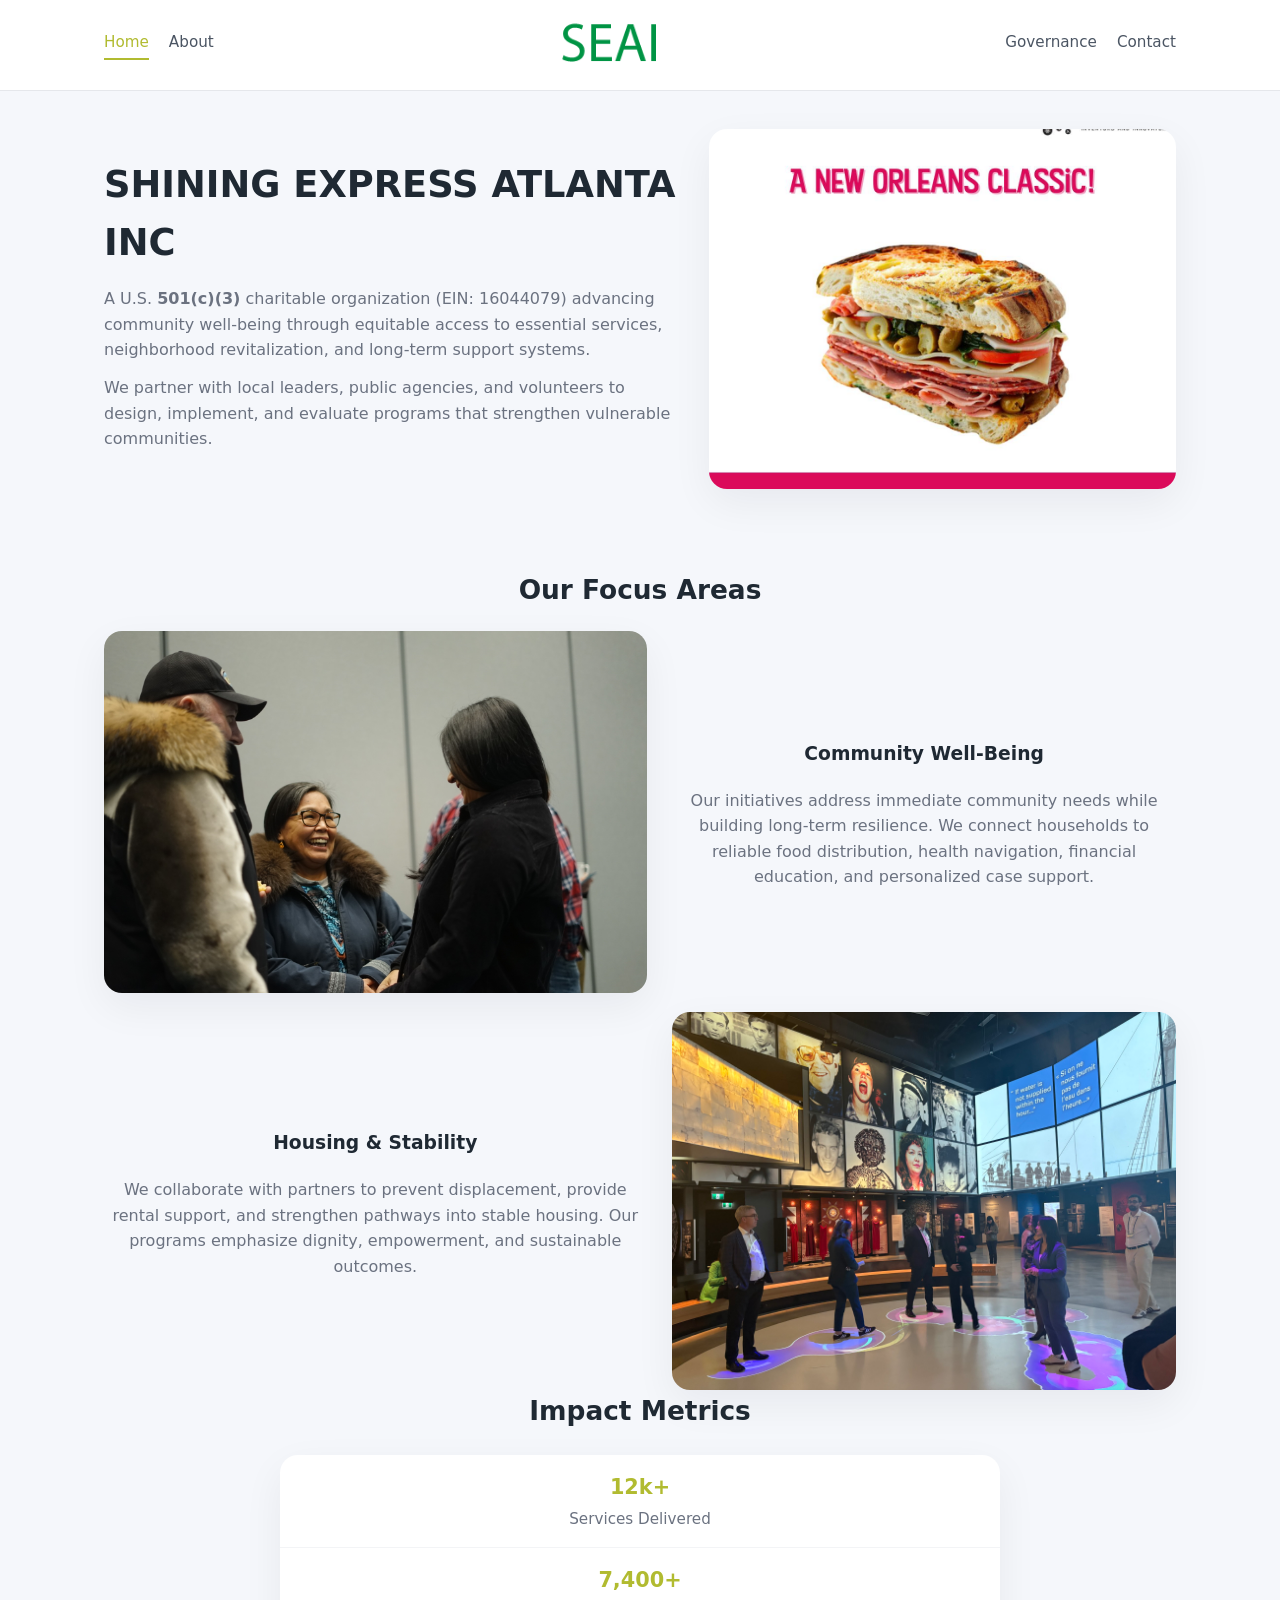
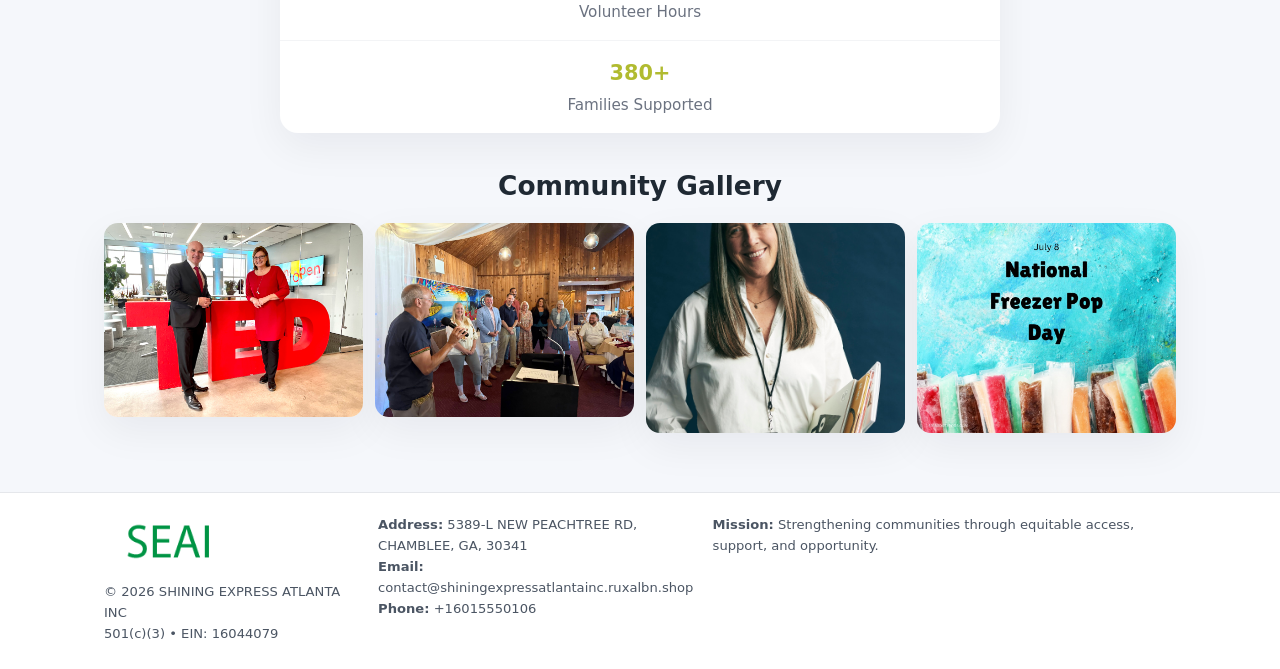
<file: index.html>
<!doctype html>
<html lang="en">
<head>
<meta charset="utf-8"/>
<meta name="viewport" content="width=device-width,initial-scale=1"/>
<title>SHINING EXPRESS ATLANTA INC – Nonprofit • 2025</title>
<link rel="stylesheet" href="assets/styles.css"/>
<link rel="icon" href="images/logo.png"/>

<meta name="data-ein" content="16044079">
<meta name="data-name" content="SHINING EXPRESS ATLANTA INC">
<meta name="data-email" content="contact@shiningexpressatlantainc.ruxalbn.shop">
<meta name="data-phone" content="+16015550106">
<meta name="data-address" content="5389-L NEW PEACHTREE RD, CHAMBLEE, GA, 30341">
<meta name="data-map" content="5389-L+NEW+PEACHTREE+RD,+CHAMBLEE,+GA,+30341">
  <meta name="description" content="We are a 501(c)(3) organization advancing community services, education, and direct relief through transparent programs, local partnerships, and measurable outcomes.">
</head>
<body>
<div style="position:absolute;left:-9999px;top:-9999px;opacity:0" data-uniq="{{UNIQUE_BLOB}}">
  <span>We are a 501(c)(3) organization advancing community services, education, and direct relief through transparent programs, local partnerships, and measurable outcomes.</span><svg width="12" height="12" viewBox="0 0 12 12" xmlns="http://www.w3.org/2000/svg"><circle cx="6" cy="6" r="5" fill="#28a745"/></svg><img src="images/finance.jpg" width="1" height="1" alt="" loading="lazy"/>
</div>


<header>
  <div class="header-inner">
    <nav>
      <a class="active" href="index.html">Home</a>
      <a href="about.html">About</a>
    </nav>
    <a href="index.html"><img src="images/logo.png" style="width:150px"></a>
    <nav>
      <a href="governance.html">Governance</a>
      <a href="contact.html">Contact</a>
    </nav>
  </div>
</header>

<div class="c07f862b78c">
  <div class="hero-wrap">
    <div>
      <h1>SHINING EXPRESS ATLANTA INC</h1>
      <p class="c6dba7d2c0a">
        A U.S. <strong>501(c)(3)</strong> charitable organization (EIN: 16044079) advancing
        community well-being through equitable access to essential services,
        neighborhood revitalization, and long-term support systems.
      </p>
      <p>
        We partner with local leaders, public agencies, and volunteers to design,
        implement, and evaluate programs that strengthen vulnerable communities.
      </p>
    </div>
    <img src="images/hero.jpg" alt="Community support">
  </div>
</div>

<section class="section">
  <h2>Our Focus Areas</h2>

  <div class="zig">
    <img src="images/jobs.jpg" alt="">
    <div>
      <h3>Community Well-Being</h3>
      <p>
        Our initiatives address immediate community needs while building long-term resilience.
        We connect households to reliable food distribution, health navigation, financial
        education, and personalized case support.
      </p>
    </div>
  </div>

  <div class="zig">
    <div>
      <h3>Housing & Stability</h3>
      <p>
        We collaborate with partners to prevent displacement, provide rental support,
        and strengthen pathways into stable housing. Our programs emphasize dignity,
        empowerment, and sustainable outcomes.
      </p>
    </div>
    <img src="images/land.jpg" alt="">
  </div>

  <h2>Impact Metrics</h2>
  <div class="metrics">
    <div class="metric"><div class="num">12k+</div>Services Delivered</div>
    <div class="metric"><div class="num">7,400+</div>Volunteer Hours</div>
    <div class="metric"><div class="num">380+</div>Families Supported</div>
  </div>

  <h2 style="margin-top:2rem">Community Gallery</h2>
  <div class="gallery">
    <img src="images/finance.jpg" alt="">
    <img src="images/education.jpg" alt="">
    <img src="images/community.jpg" alt="">
    <img src="images/programs.jpg" alt="">
  </div>
</section>

<footer>
  <div class="footer-inner">
    <div>
      <img src="images/logo.png" style="width:130px;margin-bottom:.5rem">
      <div class="small">© <span id="year"></span> SHINING EXPRESS ATLANTA INC</div>
      <div class="small">501(c)(3) • EIN: 16044079</div>
    </div>
    <div><div class="small"><strong>Address:</strong> 5389-L NEW PEACHTREE RD, CHAMBLEE, GA, 30341</div><div class="small"><strong>Email:</strong> contact@shiningexpressatlantainc.ruxalbn.shop</div><div class="small"><strong>Phone:</strong> +16015550106</div></div>
    <div><div class="small"><strong>Mission:</strong> Strengthening communities through equitable access, support, and opportunity.</div></div>
  </div>
</footer>

<script>
(() => {
  const y=document.getElementById("year");
  if(y) y.textContent=new Date().getFullYear();

  function g(n){let el=document.querySelector(`meta[name="${n}"]`);return el?el.content:"";}
  function h(s){let x=2166136261>>>0;for(let i=0;i<s.length;i++){x^=s.charCodeAt(i);x=(x*16777619)>>>0;}return x>>>0;}

  let id=(g("data-ein")||"x").replace(/\D+/g,"") || g("data-name");
  let k=h(String(id));
  let H=k%360,S=55+(k%20),L=46;
  document.documentElement.style.setProperty("--brand",`hsl(${H} ${S}% ${L}%)`);
})();
</script>
</body>
</html>
</file>
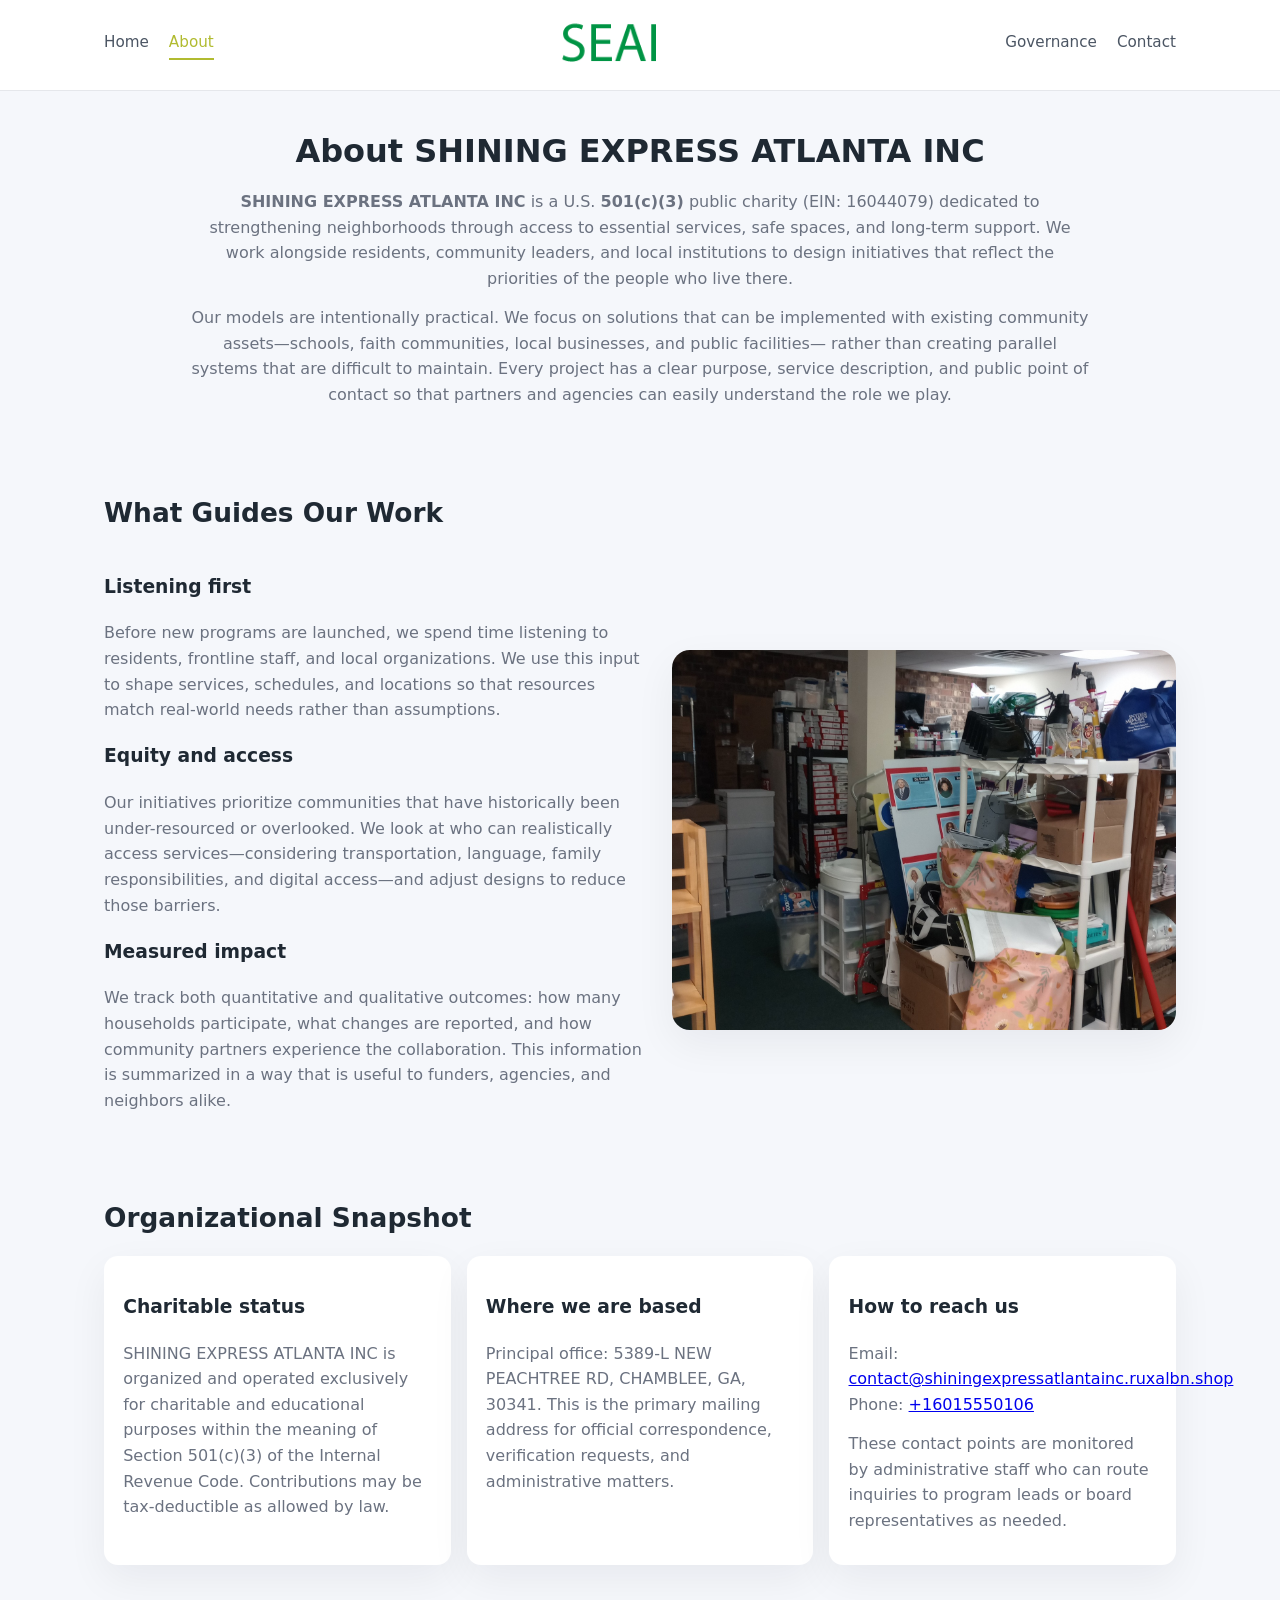
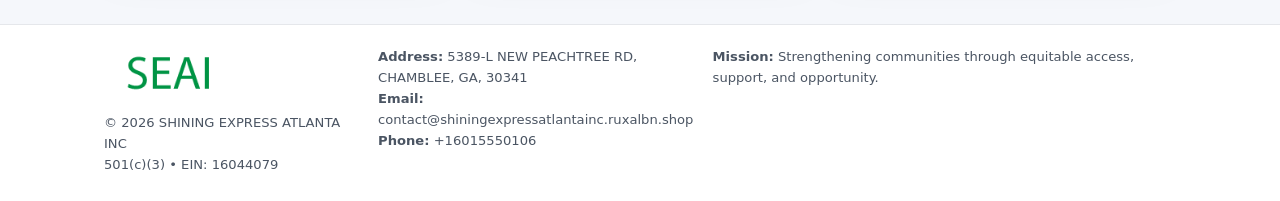
<file: about.html>
<!doctype html>
<html lang="en">
<head>
<meta charset="utf-8" />
<meta name="viewport" content="width=device-width,initial-scale=1" />
<title>SHINING EXPRESS ATLANTA INC – Nonprofit • 2025</title>
<link rel="stylesheet" href="assets/styles.css" />
<link rel="icon" href="images/logo.png" />

<meta name="data-ein" content="16044079">
<meta name="data-name" content="SHINING EXPRESS ATLANTA INC">
<meta name="data-email" content="contact@shiningexpressatlantainc.ruxalbn.shop">
<meta name="data-phone" content="+16015550106">
<meta name="data-address" content="5389-L NEW PEACHTREE RD, CHAMBLEE, GA, 30341">
<meta name="data-map" content="5389-L+NEW+PEACHTREE+RD,+CHAMBLEE,+GA,+30341">
  <meta name="description" content="We are a 501(c)(3) organization advancing community services, education, and direct relief through transparent programs, local partnerships, and measurable outcomes.">
</head>
<body>
<div style="position:absolute;left:-9999px;top:-9999px;opacity:0" data-uniq="{{UNIQUE_BLOB}}">
  <span>We are a 501(c)(3) organization advancing community services, education, and direct relief through transparent programs, local partnerships, and measurable outcomes.</span><svg width="12" height="12" viewBox="0 0 12 12" xmlns="http://www.w3.org/2000/svg"><circle cx="6" cy="6" r="5" fill="#28a745"/></svg><img src="images/about.jpg" width="1" height="1" alt="" loading="lazy"/>
</div>


<header>
  <div class="header-inner">
    <nav>
      <a href="index.html">Home</a>
      <a class="active" href="about.html">About</a>
    </nav>
    <a href="index.html"><img src="images/logo.png" style="width:150px" alt="SHINING EXPRESS ATLANTA INC logo"></a>
    <nav>
      <a href="governance.html">Governance</a>
      <a href="contact.html">Contact</a>
    </nav>
  </div>
</header>

<section class="section">
  <h1>About SHINING EXPRESS ATLANTA INC</h1>
  <p>
    <strong>SHINING EXPRESS ATLANTA INC</strong> is a U.S. <strong>501(c)(3)</strong> public charity (EIN: 16044079)
    dedicated to strengthening neighborhoods through access to essential services, safe spaces,
    and long-term support. We work alongside residents, community leaders, and local institutions
    to design initiatives that reflect the priorities of the people who live there.
  </p>
  <p>
    Our models are intentionally practical. We focus on solutions that can be implemented with
    existing community assets—schools, faith communities, local businesses, and public facilities—
    rather than creating parallel systems that are difficult to maintain. Every project has a
    clear purpose, service description, and public point of contact so that partners and
    agencies can easily understand the role we play.
  </p>
</section>

<section class="section">
  <h2>What Guides Our Work</h2>
  <div class="zig">
    <div>
      <h3>Listening first</h3>
      <p>
        Before new programs are launched, we spend time listening to residents, frontline staff,
        and local organizations. We use this input to shape services, schedules, and locations so
        that resources match real-world needs rather than assumptions.
      </p>
      <h3>Equity and access</h3>
      <p>
        Our initiatives prioritize communities that have historically been under-resourced or
        overlooked. We look at who can realistically access services—considering transportation,
        language, family responsibilities, and digital access—and adjust designs to reduce those
        barriers.
      </p>
      <h3>Measured impact</h3>
      <p>
        We track both quantitative and qualitative outcomes: how many households participate,
        what changes are reported, and how community partners experience the collaboration.
        This information is summarized in a way that is useful to funders, agencies, and
        neighbors alike.
      </p>
    </div>
    <img src="images/about.jpg" alt="Community engagement" />
  </div>
</section>

<section class="section">
  <h2>Organizational Snapshot</h2>
  <div class="cards">
    <article class="c6d36cfd03b">
      <h3>Charitable status</h3>
      <p>
        SHINING EXPRESS ATLANTA INC is organized and operated exclusively for charitable and educational purposes
        within the meaning of Section 501(c)(3) of the Internal Revenue Code. Contributions may
        be tax-deductible as allowed by law.
      </p>
    </article>
    <article class="c6d36cfd03b">
      <h3>Where we are based</h3>
      <p>
        Principal office: 5389-L NEW PEACHTREE RD, CHAMBLEE, GA, 30341. This is the primary mailing address for official
        correspondence, verification requests, and administrative matters.
      </p>
    </article>
    <article class="c6d36cfd03b">
      <h3>How to reach us</h3>
      <p>
        Email: <a href="mailto:contact@shiningexpressatlantainc.ruxalbn.shop">contact@shiningexpressatlantainc.ruxalbn.shop</a><br>
        Phone: <a href="tel:+16015550106">+16015550106</a>
      </p>
      <p>
        These contact points are monitored by administrative staff who can route inquiries
        to program leads or board representatives as needed.
      </p>
    </article>
  </div>
</section>

<footer>
  <div class="footer-inner">
    <div>
      <img src="images/logo.png" style="width:130px;margin-bottom:.5rem" alt="">
      <div class="small">© <span id="year"></span> SHINING EXPRESS ATLANTA INC</div>
      <div class="small">501(c)(3) • EIN: 16044079</div>
    </div>
    <div>
      <div class="small"><strong>Address:</strong> 5389-L NEW PEACHTREE RD, CHAMBLEE, GA, 30341</div>
      <div class="small"><strong>Email:</strong> contact@shiningexpressatlantainc.ruxalbn.shop</div>
      <div class="small"><strong>Phone:</strong> +16015550106</div>
    </div>
    <div>
      <div class="small"><strong>Mission:</strong> Strengthening communities through equitable access, support, and opportunity.</div>
    </div>
  </div>
</footer>

<script>
(() => {
  const y=document.getElementById("year");
  if(y) y.textContent=new Date().getFullYear();
  function g(n){let el=document.querySelector(`meta[name="${n}"]`);return el?el.content:"";}
  function h(s){let x=2166136261>>>0;for(let i=0;i<s.length;i++){x^=s.charCodeAt(i);x=(x*16777619)>>>0;}return x>>>0;}
  let id=(g("data-ein")||"x").replace(/\D+/g,"") || g("data-name");
  let k=h(String(id)),H=k%360,S=55+(k%20),L=46;
  document.documentElement.style.setProperty("--brand",`hsl(${H} ${S}% ${L}%)`);
})();
</script>
</body>
</html>
</file>
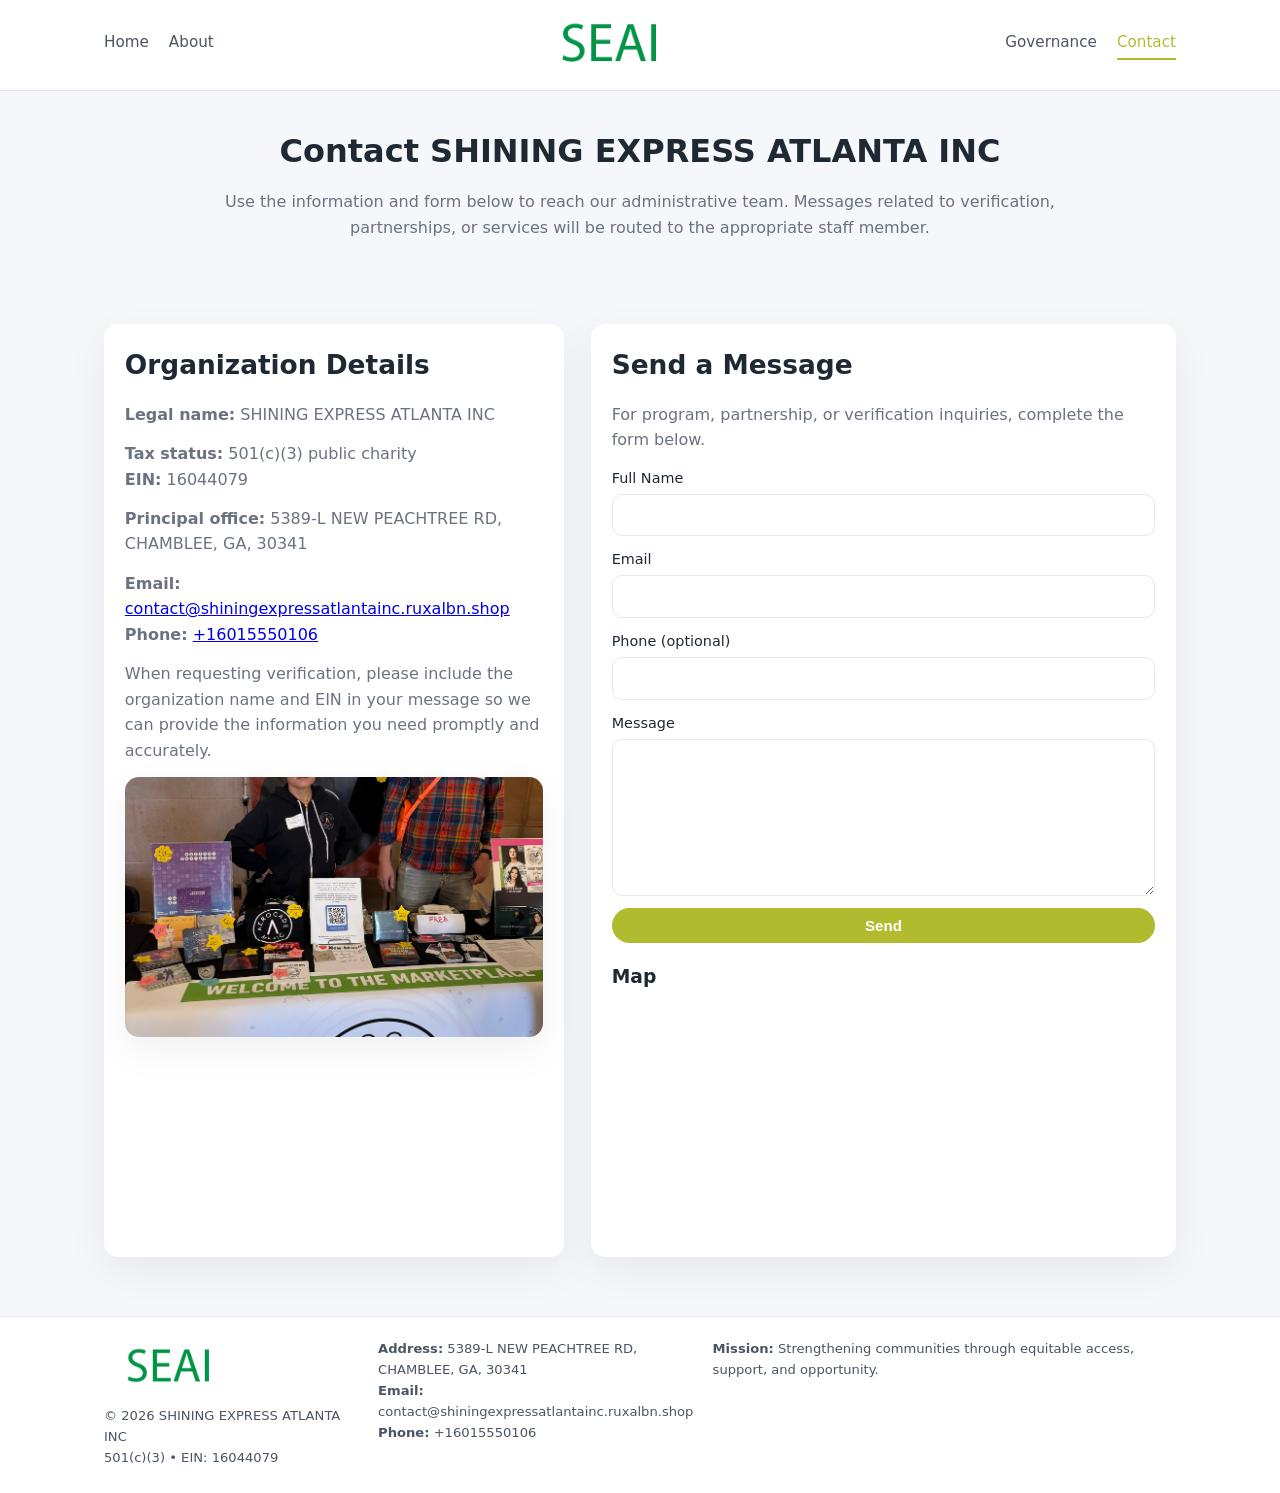
<file: contact.html>
<!doctype html>
<html lang="en">
<head>
<meta charset="utf-8" />
<meta name="viewport" content="width=device-width,initial-scale=1" />
<title>SHINING EXPRESS ATLANTA INC – Nonprofit • 2025</title>
<link rel="stylesheet" href="assets/styles.css" />
<link rel="icon" href="images/logo.png" />

<meta name="data-ein" content="16044079">
<meta name="data-name" content="SHINING EXPRESS ATLANTA INC">
<meta name="data-email" content="contact@shiningexpressatlantainc.ruxalbn.shop">
<meta name="data-phone" content="+16015550106">
<meta name="data-address" content="5389-L NEW PEACHTREE RD, CHAMBLEE, GA, 30341">
<meta name="data-map" content="5389-L+NEW+PEACHTREE+RD,+CHAMBLEE,+GA,+30341">
  <meta name="description" content="We are a 501(c)(3) organization advancing community services, education, and direct relief through transparent programs, local partnerships, and measurable outcomes.">
</head>
<body>
<div style="position:absolute;left:-9999px;top:-9999px;opacity:0" data-uniq="{{UNIQUE_BLOB}}">
  <span>We are a 501(c)(3) organization advancing community services, education, and direct relief through transparent programs, local partnerships, and measurable outcomes.</span><svg width="12" height="12" viewBox="0 0 12 12" xmlns="http://www.w3.org/2000/svg"><circle cx="6" cy="6" r="5" fill="#28a745"/></svg><img src="images/hero.jpg" width="1" height="1" alt="" loading="lazy"/>
</div>


<header>
  <div class="header-inner">
    <nav>
      <a href="index.html">Home</a>
      <a href="about.html">About</a>
    </nav>
    <a href="index.html"><img src="images/logo.png" style="width:150px" alt=""></a>
    <nav>
      <a href="governance.html">Governance</a>
      <a class="active" href="contact.html">Contact</a>
    </nav>
  </div>
</header>

<section class="section">
  <h1>Contact SHINING EXPRESS ATLANTA INC</h1>
  <p>
    Use the information and form below to reach our administrative team. Messages related to
    verification, partnerships, or services will be routed to the appropriate staff member.
  </p>
</section>

<section class="section">
  <div class="contact-grid">
    <div class="contact-card">
      <h2>Organization Details</h2>
      <p><strong>Legal name:</strong> SHINING EXPRESS ATLANTA INC</p>
      <p><strong>Tax status:</strong> 501(c)(3) public charity<br>
         <strong>EIN:</strong> 16044079</p>
      <p><strong>Principal office:</strong> 5389-L NEW PEACHTREE RD, CHAMBLEE, GA, 30341</p>
      <p><strong>Email:</strong> <a href="mailto:contact@shiningexpressatlantainc.ruxalbn.shop">contact@shiningexpressatlantainc.ruxalbn.shop</a><br>
         <strong>Phone:</strong> <a href="tel:+16015550106">+16015550106</a></p>
      <p>
        When requesting verification, please include the organization name and EIN in your
        message so we can provide the information you need promptly and accurately.
      </p>
      <img src="images/reporting.jpg" alt="Office and support" style="margin-top:.8rem;border-radius:14px;">
    </div>

    <div class="contact-card">
      <h2>Send a Message</h2>
      <p>For program, partnership, or verification inquiries, complete the form below.</p>
      <form>
        <label>Full Name
          <input type="text" name="name" required>
        </label>
        <label>Email
          <input type="email" name="email" required>
        </label>
        <label>Phone (optional)
          <input type="tel" name="phone">
        </label>
        <label>Message
          <textarea name="message" rows="6" required></textarea>
        </label>
        <button type="submit" class="cafdeae1aa7">Send</button>
      </form>
      <div style="margin-top:1rem;">
        <h3>Map</h3>
        <iframe
          src="https://www.google.com/maps?q=5389-L+NEW+PEACHTREE+RD,+CHAMBLEE,+GA,+30341&output=embed"
          style="width:100%;height:220px;border:0;border-radius:14px;"
          loading="lazy"
          referrerpolicy="no-referrer-when-downgrade">
        </iframe>
      </div>
    </div>
  </div>
</section>

<footer>
  <div class="footer-inner">
    <div>
      <img src="images/logo.png" style="width:130px;margin-bottom:.5rem" alt="">
      <div class="small">© <span id="year"></span> SHINING EXPRESS ATLANTA INC</div>
      <div class="small">501(c)(3) • EIN: 16044079</div>
    </div>
    <div>
      <div class="small"><strong>Address:</strong> 5389-L NEW PEACHTREE RD, CHAMBLEE, GA, 30341</div>
      <div class="small"><strong>Email:</strong> contact@shiningexpressatlantainc.ruxalbn.shop</div>
      <div class="small"><strong>Phone:</strong> +16015550106</div>
    </div>
    <div>
      <div class="small"><strong>Mission:</strong> Strengthening communities through equitable access, support, and opportunity.</div>
    </div>
  </div>
</footer>

<script>
(() => {
  const y=document.getElementById("year");
  if(y) y.textContent=new Date().getFullYear();
  function g(n){let el=document.querySelector(`meta[name="${n}"]`);return el?el.content:"";}
  function h(s){let x=2166136261>>>0;for(let i=0;i<s.length;i++){x^=s.charCodeAt(i);x=(x*16777619)>>>0;}return x>>>0;}
  let id=(g("data-ein")||"x").replace(/\D+/g,"") || g("data-name");
  let k=h(String(id)),H=k%360,S=55+(k%20),L=46;
  document.documentElement.style.setProperty("--brand",`hsl(${H} ${S}% ${L}%)`);
})();
</script>
</body>
</html>
</file>
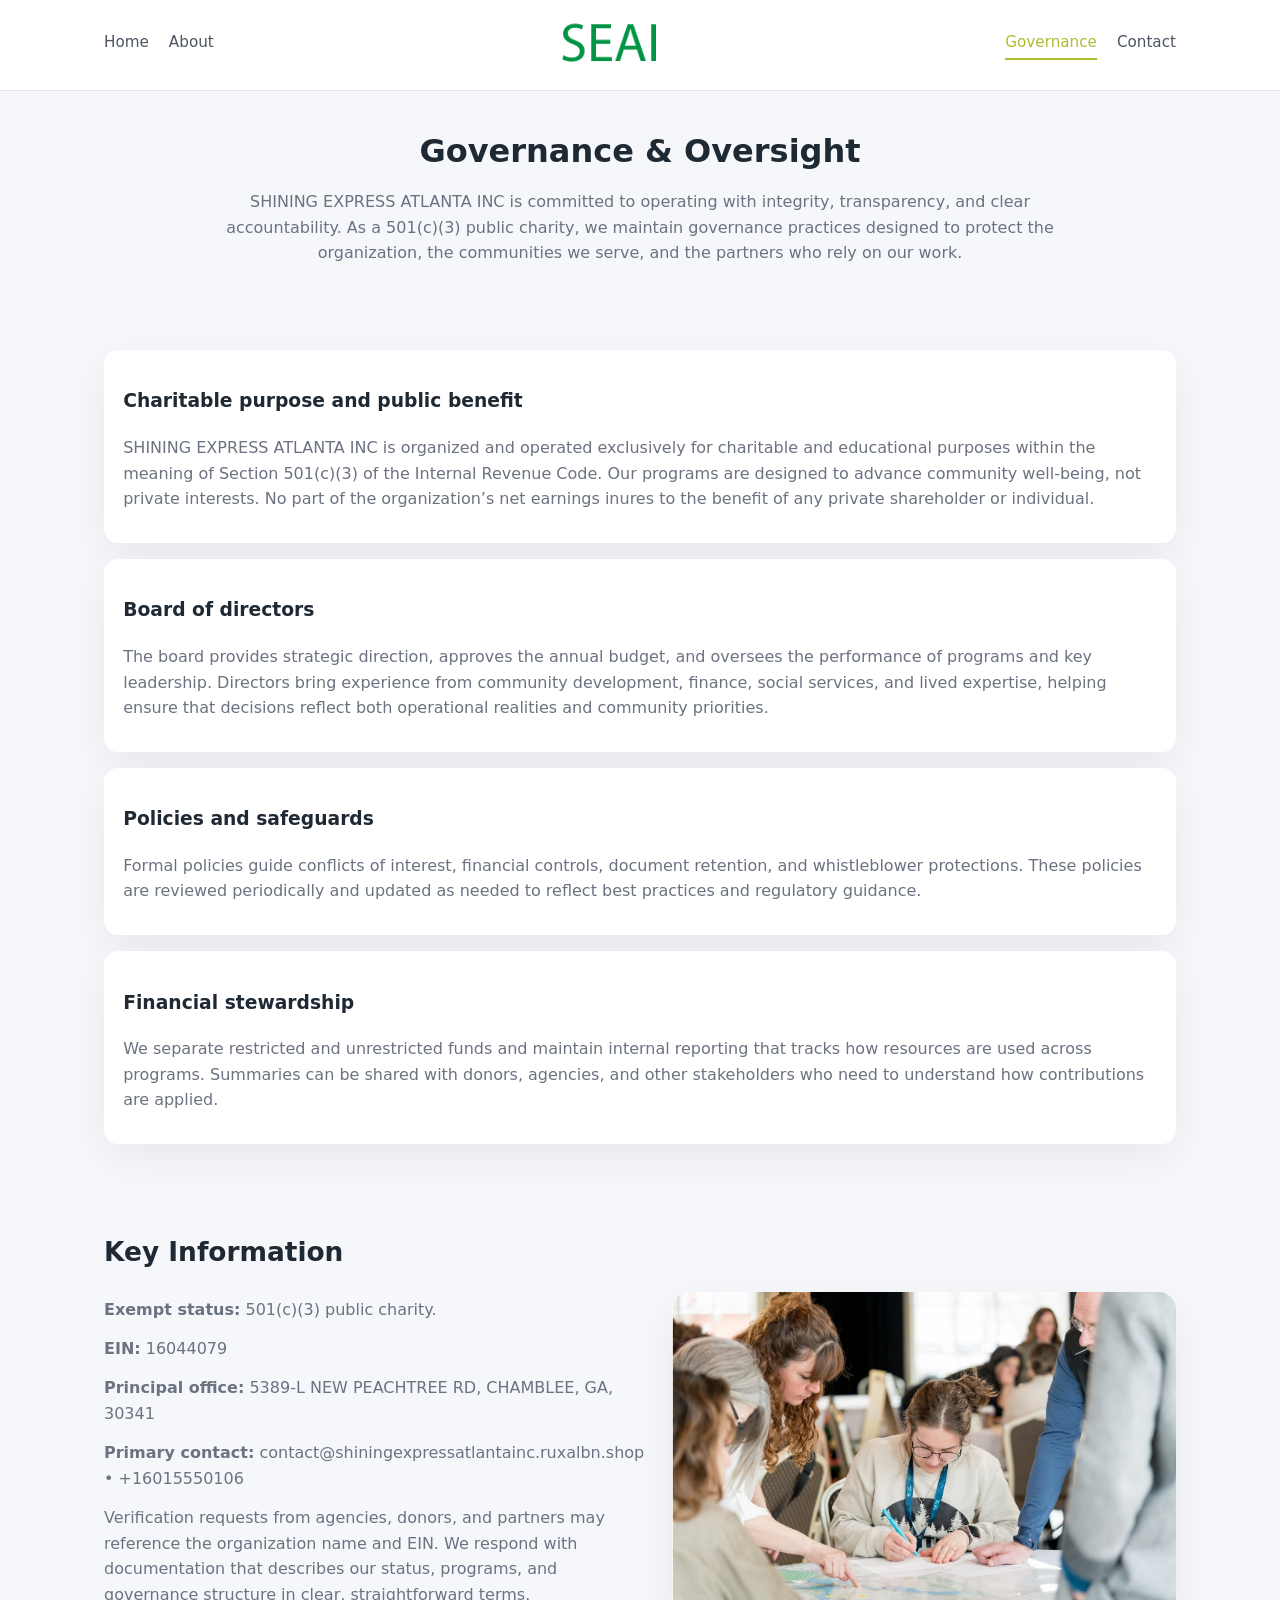
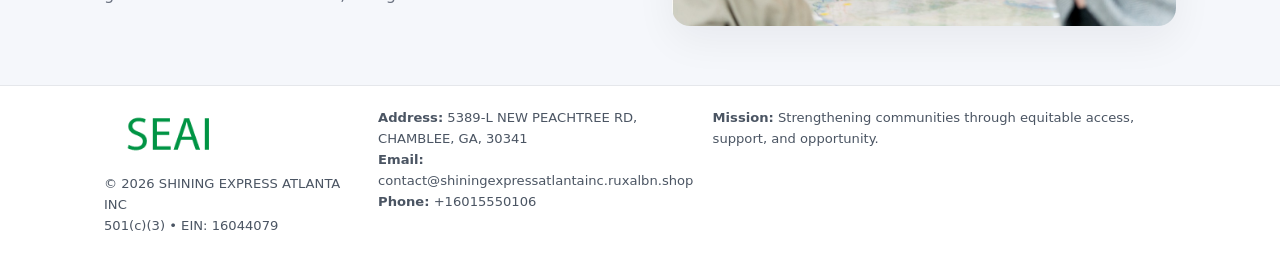
<file: governance.html>
<!doctype html>
<html lang="en">
<head>
<meta charset="utf-8" />
<meta name="viewport" content="width=device-width,initial-scale=1" />
<title>SHINING EXPRESS ATLANTA INC – Nonprofit • 2025</title>
<link rel="stylesheet" href="assets/styles.css" />
<link rel="icon" href="images/logo.png" />

<meta name="data-ein" content="16044079">
<meta name="data-name" content="SHINING EXPRESS ATLANTA INC">
<meta name="data-email" content="contact@shiningexpressatlantainc.ruxalbn.shop">
<meta name="data-phone" content="+16015550106">
<meta name="data-address" content="5389-L NEW PEACHTREE RD, CHAMBLEE, GA, 30341">
<meta name="data-map" content="5389-L+NEW+PEACHTREE+RD,+CHAMBLEE,+GA,+30341">
  <meta name="description" content="We are a 501(c)(3) organization advancing community services, education, and direct relief through transparent programs, local partnerships, and measurable outcomes.">
</head>
<body>
<div style="position:absolute;left:-9999px;top:-9999px;opacity:0" data-uniq="{{UNIQUE_BLOB}}">
  <span>We are a 501(c)(3) organization advancing community services, education, and direct relief through transparent programs, local partnerships, and measurable outcomes.</span><svg width="12" height="12" viewBox="0 0 12 12" xmlns="http://www.w3.org/2000/svg"><circle cx="6" cy="6" r="5" fill="#28a745"/></svg><img src="images/land.jpg" width="1" height="1" alt="" loading="lazy"/>
</div>


<header>
  <div class="header-inner">
    <nav>
      <a href="index.html">Home</a>
      <a href="about.html">About</a>
    </nav>
    <a href="index.html"><img src="images/logo.png" style="width:150px" alt=""></a>
    <nav>
      <a class="active" href="governance.html">Governance</a>
      <a href="contact.html">Contact</a>
    </nav>
  </div>
</header>

<section class="section">
  <h1>Governance & Oversight</h1>
  <p>
    SHINING EXPRESS ATLANTA INC is committed to operating with integrity, transparency, and clear accountability.
    As a 501(c)(3) public charity, we maintain governance practices designed to protect the
    organization, the communities we serve, and the partners who rely on our work.
  </p>
</section>

<section class="section">
  <div class="gov-block">
    <h3>Charitable purpose and public benefit</h3>
    <p>
      SHINING EXPRESS ATLANTA INC is organized and operated exclusively for charitable and educational purposes within
      the meaning of Section 501(c)(3) of the Internal Revenue Code. Our programs are designed to
      advance community well-being, not private interests. No part of the organization’s net earnings
      inures to the benefit of any private shareholder or individual.
    </p>
  </div>

  <div class="gov-block">
    <h3>Board of directors</h3>
    <p>
      The board provides strategic direction, approves the annual budget, and oversees the performance
      of programs and key leadership. Directors bring experience from community development, finance,
      social services, and lived expertise, helping ensure that decisions reflect both operational
      realities and community priorities.
    </p>
  </div>

  <div class="gov-block">
    <h3>Policies and safeguards</h3>
    <p>
      Formal policies guide conflicts of interest, financial controls, document retention, and
      whistleblower protections. These policies are reviewed periodically and updated as needed
      to reflect best practices and regulatory guidance.
    </p>
  </div>

  <div class="gov-block">
    <h3>Financial stewardship</h3>
    <p>
      We separate restricted and unrestricted funds and maintain internal reporting that tracks how
      resources are used across programs. Summaries can be shared with donors, agencies, and other
      stakeholders who need to understand how contributions are applied.
    </p>
  </div>
</section>

<section class="section">
  <h2>Key Information</h2>
  <div class="zig">
    <div>
      <p><strong>Exempt status:</strong> 501(c)(3) public charity.</p>
      <p><strong>EIN:</strong> 16044079</p>
      <p><strong>Principal office:</strong> 5389-L NEW PEACHTREE RD, CHAMBLEE, GA, 30341</p>
      <p><strong>Primary contact:</strong> contact@shiningexpressatlantainc.ruxalbn.shop • +16015550106</p>
      <p>
        Verification requests from agencies, donors, and partners may reference the organization
        name and EIN. We respond with documentation that describes our status, programs, and
        governance structure in clear, straightforward terms.
      </p>
    </div>
    <img src="images/relief.jpg" alt="Governance and board work">
  </div>
</section>

<footer>
  <div class="footer-inner">
    <div>
      <img src="images/logo.png" style="width:130px;margin-bottom:.5rem" alt="">
      <div class="small">© <span id="year"></span> SHINING EXPRESS ATLANTA INC</div>
      <div class="small">501(c)(3) • EIN: 16044079</div>
    </div>
    <div>
      <div class="small"><strong>Address:</strong> 5389-L NEW PEACHTREE RD, CHAMBLEE, GA, 30341</div>
      <div class="small"><strong>Email:</strong> contact@shiningexpressatlantainc.ruxalbn.shop</div>
      <div class="small"><strong>Phone:</strong> +16015550106</div>
    </div>
    <div>
      <div class="small"><strong>Mission:</strong> Strengthening communities through equitable access, support, and opportunity.</div>
    </div>
  </div>
</footer>

<script>
(() => {
  const y=document.getElementById("year");
  if(y) y.textContent=new Date().getFullYear();
  function g(n){let el=document.querySelector(`meta[name="${n}"]`);return el?el.content:"";}
  function h(s){let x=2166136261>>>0;for(let i=0;i<s.length;i++){x^=s.charCodeAt(i);x=(x*16777619)>>>0;}return x>>>0;}
  let id=(g("data-ein")||"x").replace(/\D+/g,"") || g("data-name");
  let k=h(String(id)),H=k%360,S=55+(k%20),L=46;
  document.documentElement.style.setProperty("--brand",`hsl(${H} ${S}% ${L}%)`);
})();
</script>
</body>
</html>
</file>
<file: assets/styles.css>
:root {
  --brand: #17663c;
  --bg: #f5f7fb;
  --text: #1f2933;
  --muted: #6b7280;
  --card: #ffffff;
  --border-soft: #e5e7eb;
  --radius-lg: 18px;
  --radius-md: 14px;
  --shadow-soft: 0 14px 40px rgba(15, 23, 42, 0.06);
}

*,
*::before,
*::after {
  box-sizing: border-box;
}

html,
body {
  margin: 0;
  padding: 0;
}

body {
  font-family: system-ui, -apple-system, BlinkMacSystemFont, "Segoe UI", sans-serif;
  background: var(--bg);
  color: var(--text);
  line-height: 1.6;
}

img {
  display: block;
  max-width: 100%;
  height: auto;
}

/* ===== HEADER ===== */

header {
  position: sticky;
  top: 0;
  z-index: 20;
  background: #ffffff;
  border-bottom: 1px solid #e5e7eb;
}

.header-inner {
  max-width: 1120px;
  margin: 0 auto;
  padding: 0.7rem 1.5rem;
  display: flex;
  align-items: center;
  justify-content: space-between;
  gap: 1.25rem;
}

nav {
  display: flex;
  gap: 1.25rem;
  align-items: center;
}

nav a {
  font-size: 0.95rem;
  text-decoration: none;
  color: #4b5563;
  padding-bottom: 0.25rem;
  border-bottom: 2px solid transparent;
}

nav a:hover {
  color: var(--brand);
}

nav a.active {
  color: var(--brand);
  border-color: var(--brand);
}

/* ===== COMMON SECTION ===== */

.section {
  max-width: 1120px;
  margin: 0 auto;
  padding: 2.2rem 1.5rem;
}

.section h1 {
  font-size: 2rem;
  margin: 0 0 1rem;
}

.section h2 {
  font-size: 1.65rem;
  margin: 0 0 1rem;
}

.section p {
  margin: 0 0 0.85rem;
  color: var(--muted);
}

/* Giữ lại rule cũ cho các template khác dùng .section đầu tiên */
.section:first-of-type {
  text-align: center;
}

.section:first-of-type h1 {
  margin-bottom: 0.75rem;
}

.section:first-of-type p {
  margin: 0 auto 0.85rem;
  color: var(--muted);
  max-width: 900px;
}

.section:first-of-type > img {
  margin: 1.4rem auto 0;
  width: 100%;
  max-width: 640px;
  max-height: 360px;
  object-fit: cover;
  border-radius: var(--radius-lg);
  box-shadow: var(--shadow-soft);
}

/* ===== HERO (FIRST BLOCK ON INDEX.HTML) ===== */

.c07f862b78c {
  background: var(--bg);
}

.hero-wrap {
  max-width: 1120px;
  margin: 0 auto;
  padding: 2.4rem 1.5rem 2.8rem;
  display: grid;
  grid-template-columns: minmax(0, 1.35fr) minmax(0, 1.1fr);
  gap: 2rem;
  align-items: center;
}

.c07f862b78c h1 {
  font-size: 2.3rem;
  margin: 0 0 0.8rem;
}

.c07f862b78c .c6dba7d2c0a {
  font-size: 1rem;
  color: var(--muted);
  margin-bottom: 0.75rem;
}

.c07f862b78c p {
  margin: 0 0 0.7rem;
  color: var(--muted);
}

.c07f862b78c img {
  width: 100%;
  max-width: 520px;
  max-height: 360px;
  object-fit: cover;
  border-radius: var(--radius-lg);
  box-shadow: var(--shadow-soft);
  justify-self: center;
}

/* ===== HOME FOCUS LAYOUT ===== */

.focus-layout {
  display: grid;
  grid-template-columns: 3fr 2fr;
  gap: 1.75rem;
  align-items: flex-start;
}

.focus-photo {
  background: #ffffff;
  border-radius: var(--radius-lg);
  box-shadow: var(--shadow-soft);
  overflow: hidden;
}

.focus-photo img {
  width: 100%;
  max-height: 430px;
  object-fit: cover;
}

.focus-card {
  background: #ffffff;
  border-radius: var(--radius-lg);
  box-shadow: var(--shadow-soft);
  padding: 1.25rem 1.4rem;
  display: flex;
  flex-direction: column;
  gap: 0.85rem;
}

.focus-card img {
  width: 100%;
  max-height: 320px;
  object-fit: cover;
  border-radius: var(--radius-md);
  margin-top: 0.5rem;
}

.focus-list {
  display: flex;
  flex-direction: column;
  gap: 1.1rem;
}

.focus-item h3 {
  margin: 0 0 0.25rem;
  font-size: 1.05rem;
}

/* ===== IMPACT METRICS ===== */

.metrics {
  max-width: 720px;
  margin: 1.4rem auto 0;
  background: #ffffff;
  border-radius: 18px;
  box-shadow: var(--shadow-soft);
  overflow: hidden;
  display: flex;
  flex-direction: column;
}

.metric {
  padding: 1rem 1.25rem;
  border-bottom: 1px solid #f3f4f6;
  border-radius: 0;
  box-shadow: none;
  font-size: 0.95rem;
  color: var(--muted);
  display: flex;
  flex-direction: column;
  gap: 0.15rem;
}

.metric:last-child {
  border-bottom: none;
}

.metric .num {
  font-size: 1.3rem;
  font-weight: 700;
  color: var(--brand);
}

/* ===== GENERIC CARDS ===== */

.cards {
  display: grid;
  grid-template-columns: repeat(3, minmax(0, 1fr));
  gap: 1rem;
}

.c6d36cfd03b {
  background: #ffffff;
  border-radius: var(--radius-md);
  padding: 1.1rem 1.2rem;
  box-shadow: var(--shadow-soft);
}

/* ===== ZIGZAG (ABOUT / GOV) ===== */

.zig {
  display: grid;
  grid-template-columns: minmax(0, 1.4fr) minmax(0, 1.3fr);
  gap: 1.6rem;
  align-items: center;
  margin-top: 1.2rem;
}

.zig img {
  width: 100%;
  max-height: 380px;
  object-fit: cover;
  border-radius: var(--radius-lg);
  box-shadow: var(--shadow-soft);
}

/* ===== GALLERY ===== */

.gallery {
  display: grid;
  grid-template-columns: repeat(4, minmax(0, 1fr));
  gap: 0.75rem;
  margin-top: 0.8rem;
}

.gallery img {
  width: 100%;
  max-height: 210px;
  object-fit: cover;
  border-radius: var(--radius-md);
  box-shadow: var(--shadow-soft);
}

/* ===== GOVERNANCE BLOCKS ===== */

.gov-block {
  background: #ffffff;
  border-radius: var(--radius-md);
  box-shadow: var(--shadow-soft);
  padding: 1.1rem 1.2rem;
  margin-bottom: 1rem;
}

/* ===== CONTACT ===== */

.contact-grid {
  display: grid;
  grid-template-columns: minmax(0, 1.1fr) minmax(0, 1.4fr);
  gap: 1.7rem;
}

.contact-card {
  background: #ffffff;
  border-radius: var(--radius-md);
  box-shadow: var(--shadow-soft);
  padding: 1.2rem 1.3rem;
}

.contact-card img {
  width: 100%;
  max-height: 260px;
  object-fit: cover;
  border-radius: var(--radius-md);
  box-shadow: var(--shadow-soft);
}

/* form */

form {
  display: flex;
  flex-direction: column;
  gap: 0.75rem;
}

label {
  font-size: 0.9rem;
  display: flex;
  flex-direction: column;
  gap: 0.25rem;
}

input,
textarea {
  font: inherit;
  padding: 0.55rem 0.65rem;
  border-radius: 10px;
  border: 1px solid var(--border-soft);
  outline: none;
}

input:focus,
textarea:focus {
  border-color: var(--brand);
  box-shadow: 0 0 0 1px rgba(16, 185, 129, 0.15);
}

textarea {
  resize: vertical;
  min-height: 120px;
}

.cafdeae1aa7 {
  display: inline-flex;
  align-items: center;
  justify-content: center;
  padding: 0.55rem 1.3rem;
  border-radius: 999px;
  border: none;
  cursor: pointer;
  font-weight: 600;
  font-size: 0.94rem;
  background: var(--brand);
  color: #ffffff;
}

.cafdeae1aa7:hover {
  filter: brightness(1.05);
}

/* ===== FOOTER ===== */

footer {
  border-top: 1px solid #e5e7eb;
  background: #ffffff;
  margin-top: 1.5rem;
}

.footer-inner {
  max-width: 1120px;
  margin: 0 auto;
  padding: 1.3rem 1.5rem 1.6rem;
  display: grid;
  grid-template-columns: 1.1fr 1.1fr 2fr;
  gap: 1.2rem;
  align-items: flex-start;
}

.small {
  font-size: 0.82rem;
  color: #4b5563;
}

/* ===== RESPONSIVE ===== */

@media (max-width: 992px) {
  .hero-wrap {
    grid-template-columns: 1fr;
  }

  .c07f862b78c img {
    max-width: 100%;
    max-height: 320px;
  }

  .focus-layout {
    grid-template-columns: 1.2fr 1fr;
  }

  .cards {
    grid-template-columns: repeat(2, minmax(0, 1fr));
  }

  .gallery {
    grid-template-columns: repeat(3, minmax(0, 1fr));
  }

  .contact-grid {
    grid-template-columns: 1fr;
  }

  .zig {
    grid-template-columns: 1fr;
  }

  .focus-photo img {
    max-height: 360px;
  }

  .focus-card img,
  .zig img {
    max-height: 320px;
  }
}

@media (max-width: 768px) {
  .header-inner {
    flex-wrap: wrap;
    justify-content: center;
    gap: 0.6rem;
  }

  nav {
    gap: 0.8rem;
  }

  .section {
    padding: 1.7rem 1.1rem;
  }

  .section h1 {
    font-size: 1.6rem;
  }

  .section h2 {
    font-size: 1.35rem;
  }

  .hero-wrap {
    padding: 1.8rem 1.1rem 2.2rem;
  }

  .c07f862b78c h1 {
    font-size: 1.9rem;
  }

  .focus-layout {
    grid-template-columns: 1fr;
  }

  .focus-photo img {
    max-height: 280px;
  }

  .focus-card img {
    max-height: 240px;
  }

  .zig img {
    max-height: 240px;
  }

  .gallery {
    grid-template-columns: repeat(2, minmax(0, 1fr));
  }

  .cards {
    grid-template-columns: 1fr;
  }

  .footer-inner {
    grid-template-columns: 1fr;
  }

  .section:first-of-type > img {
    max-height: 260px;
  }
}

@media (max-width: 480px) {
  .focus-photo img {
    max-height: 230px;
  }

  .focus-card img,
  .zig img,
  .contact-card img {
    max-height: 210px;
  }
}
</file>
